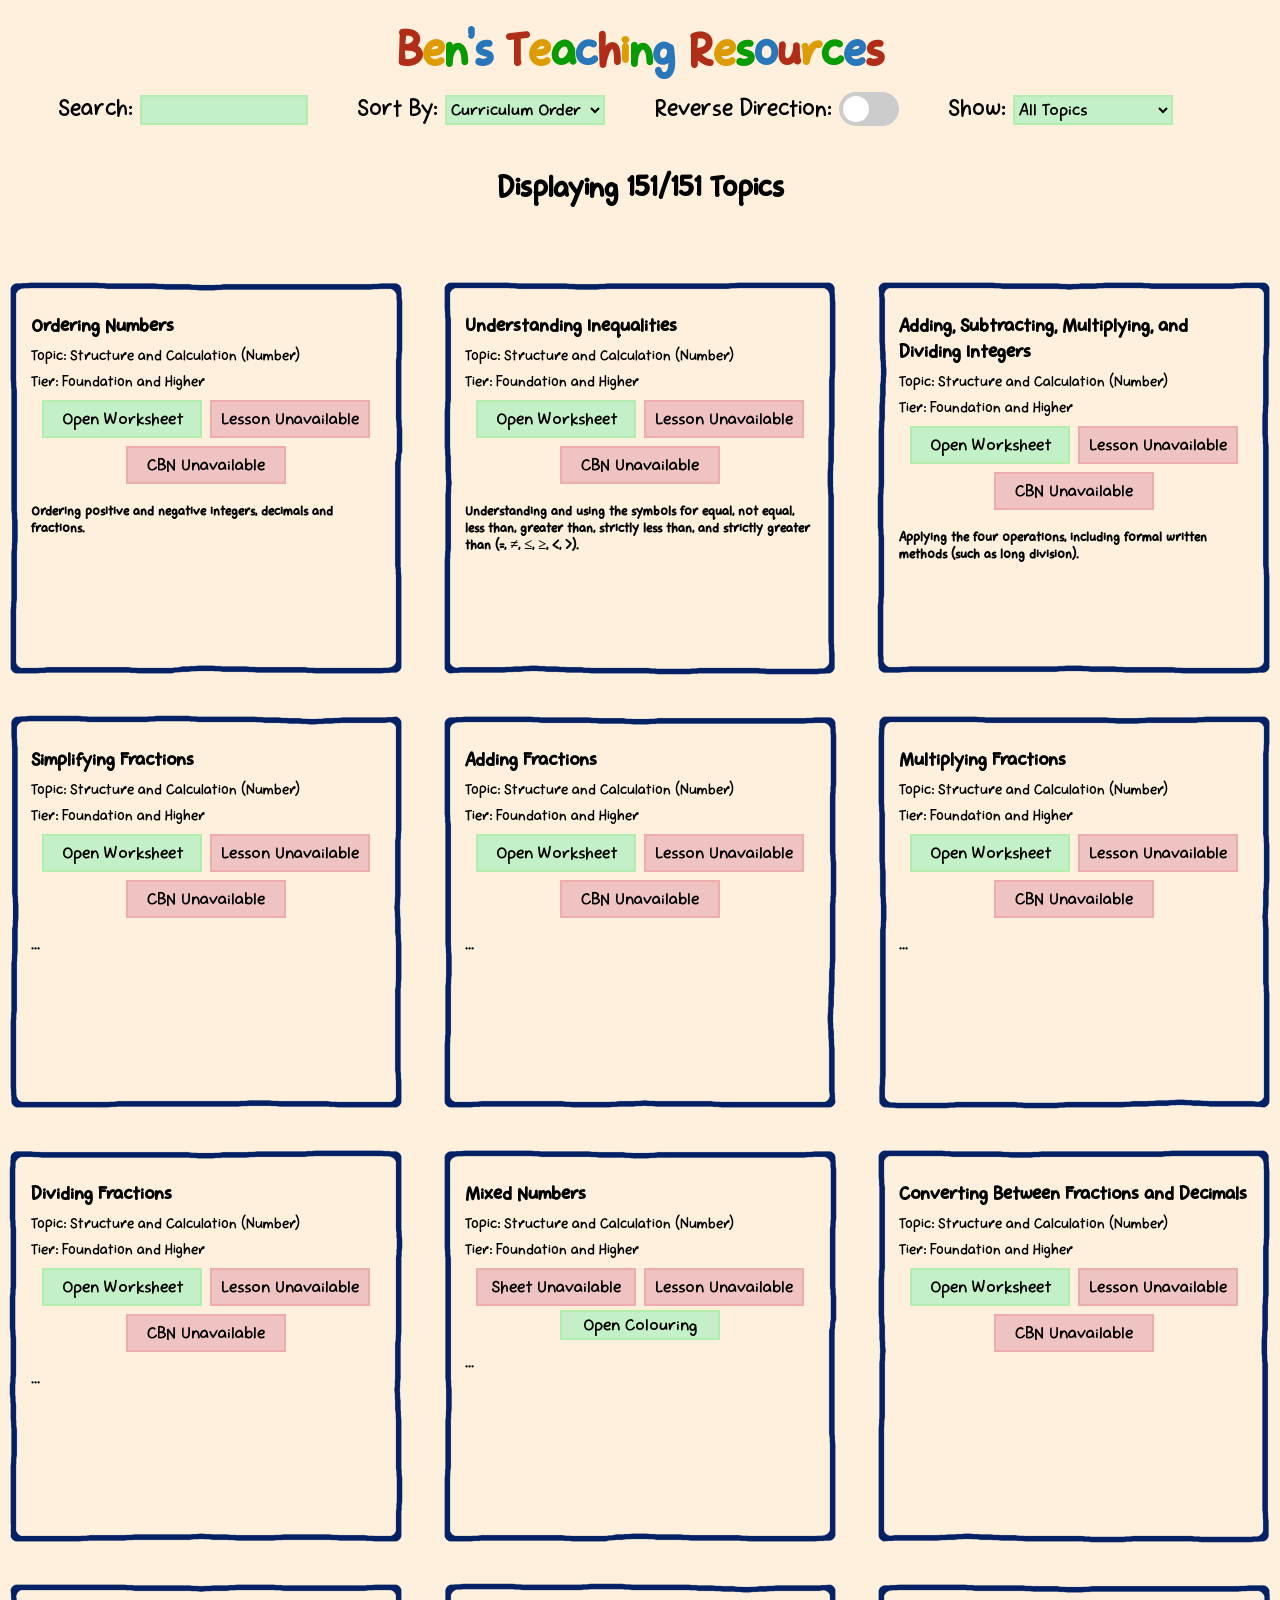
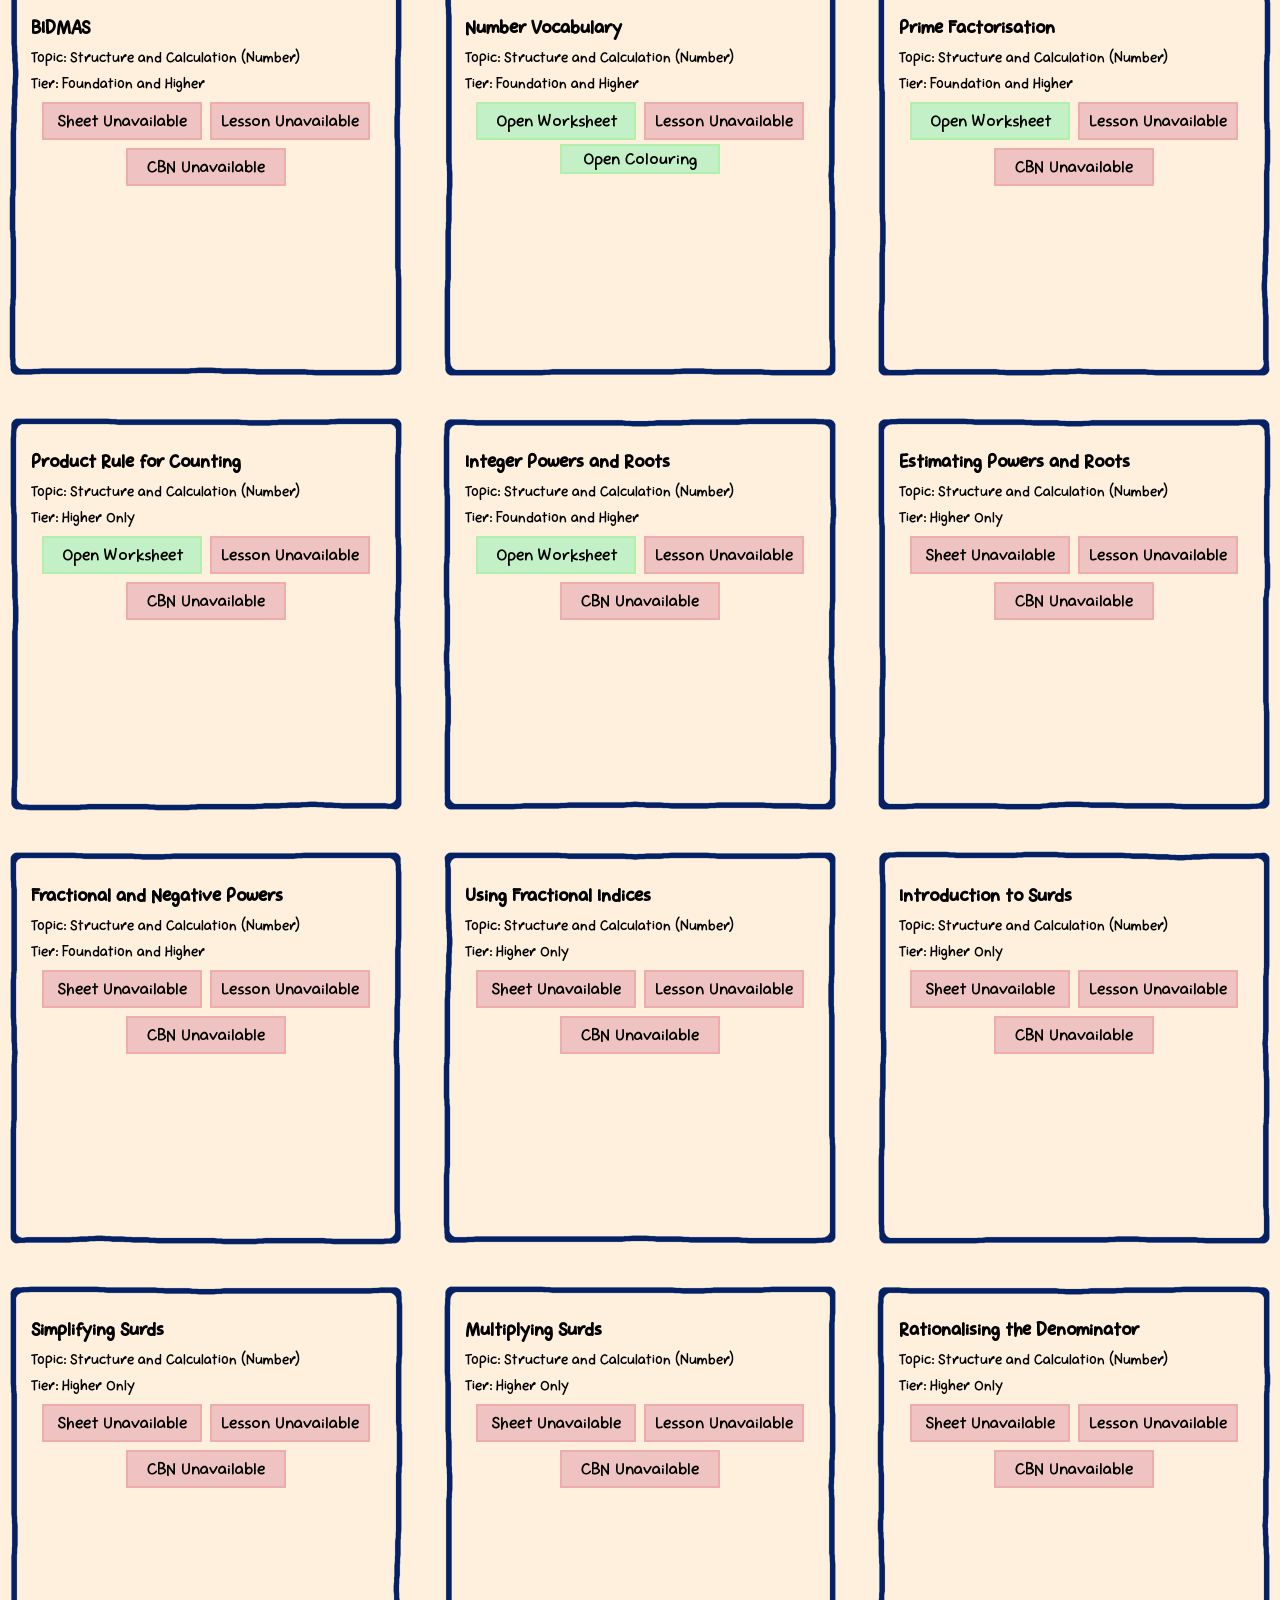
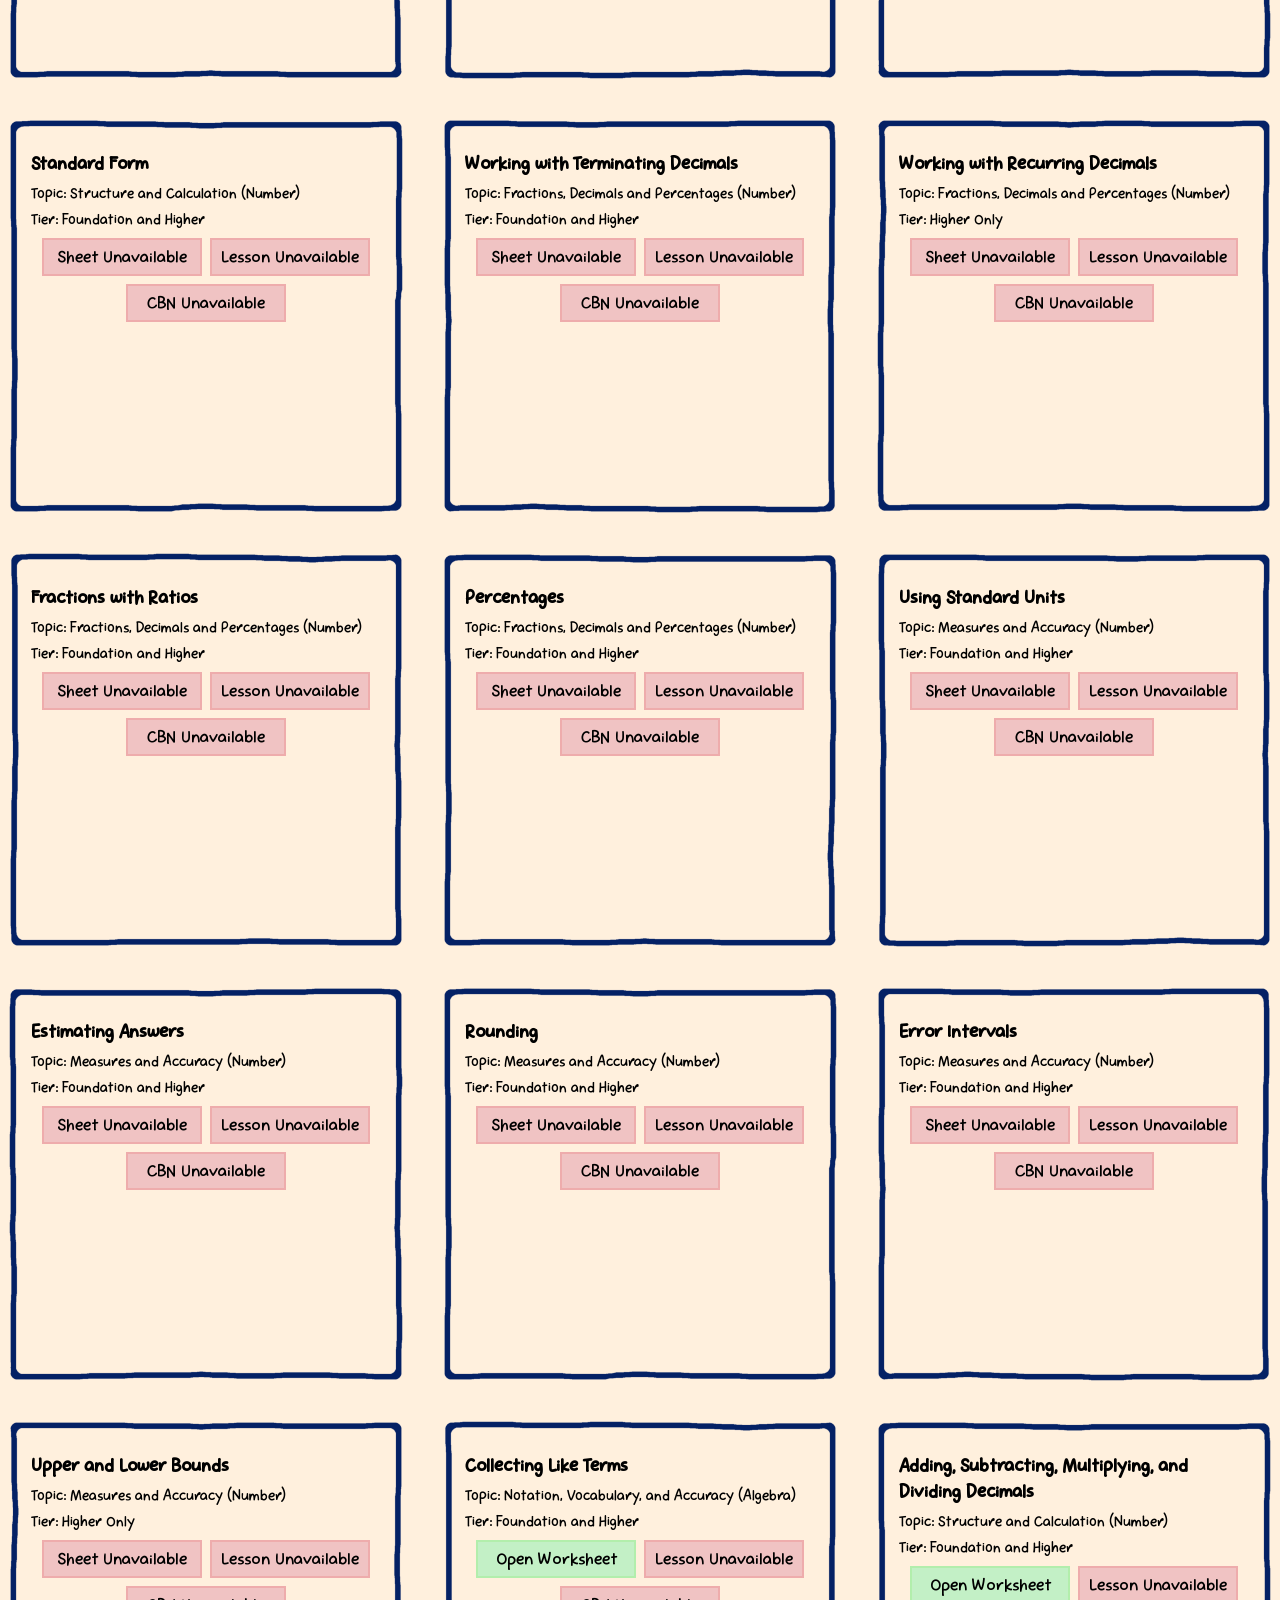
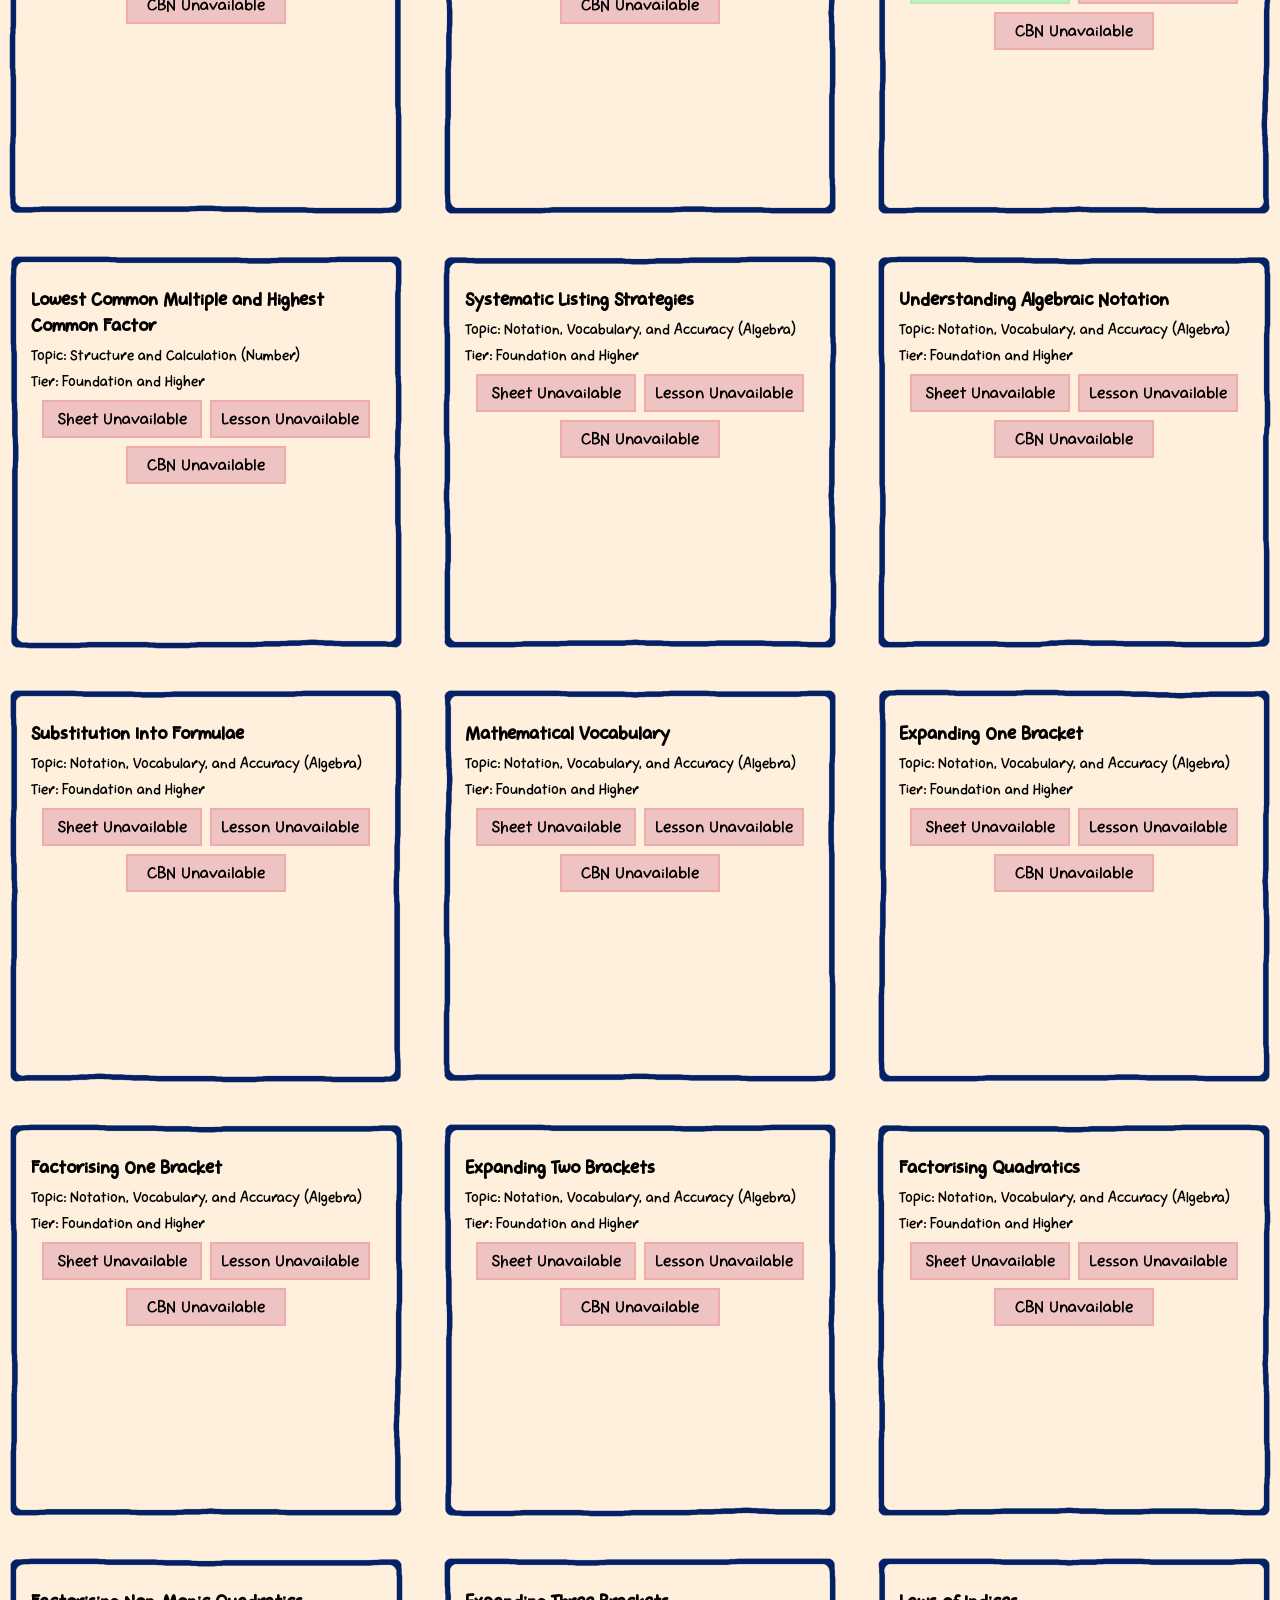
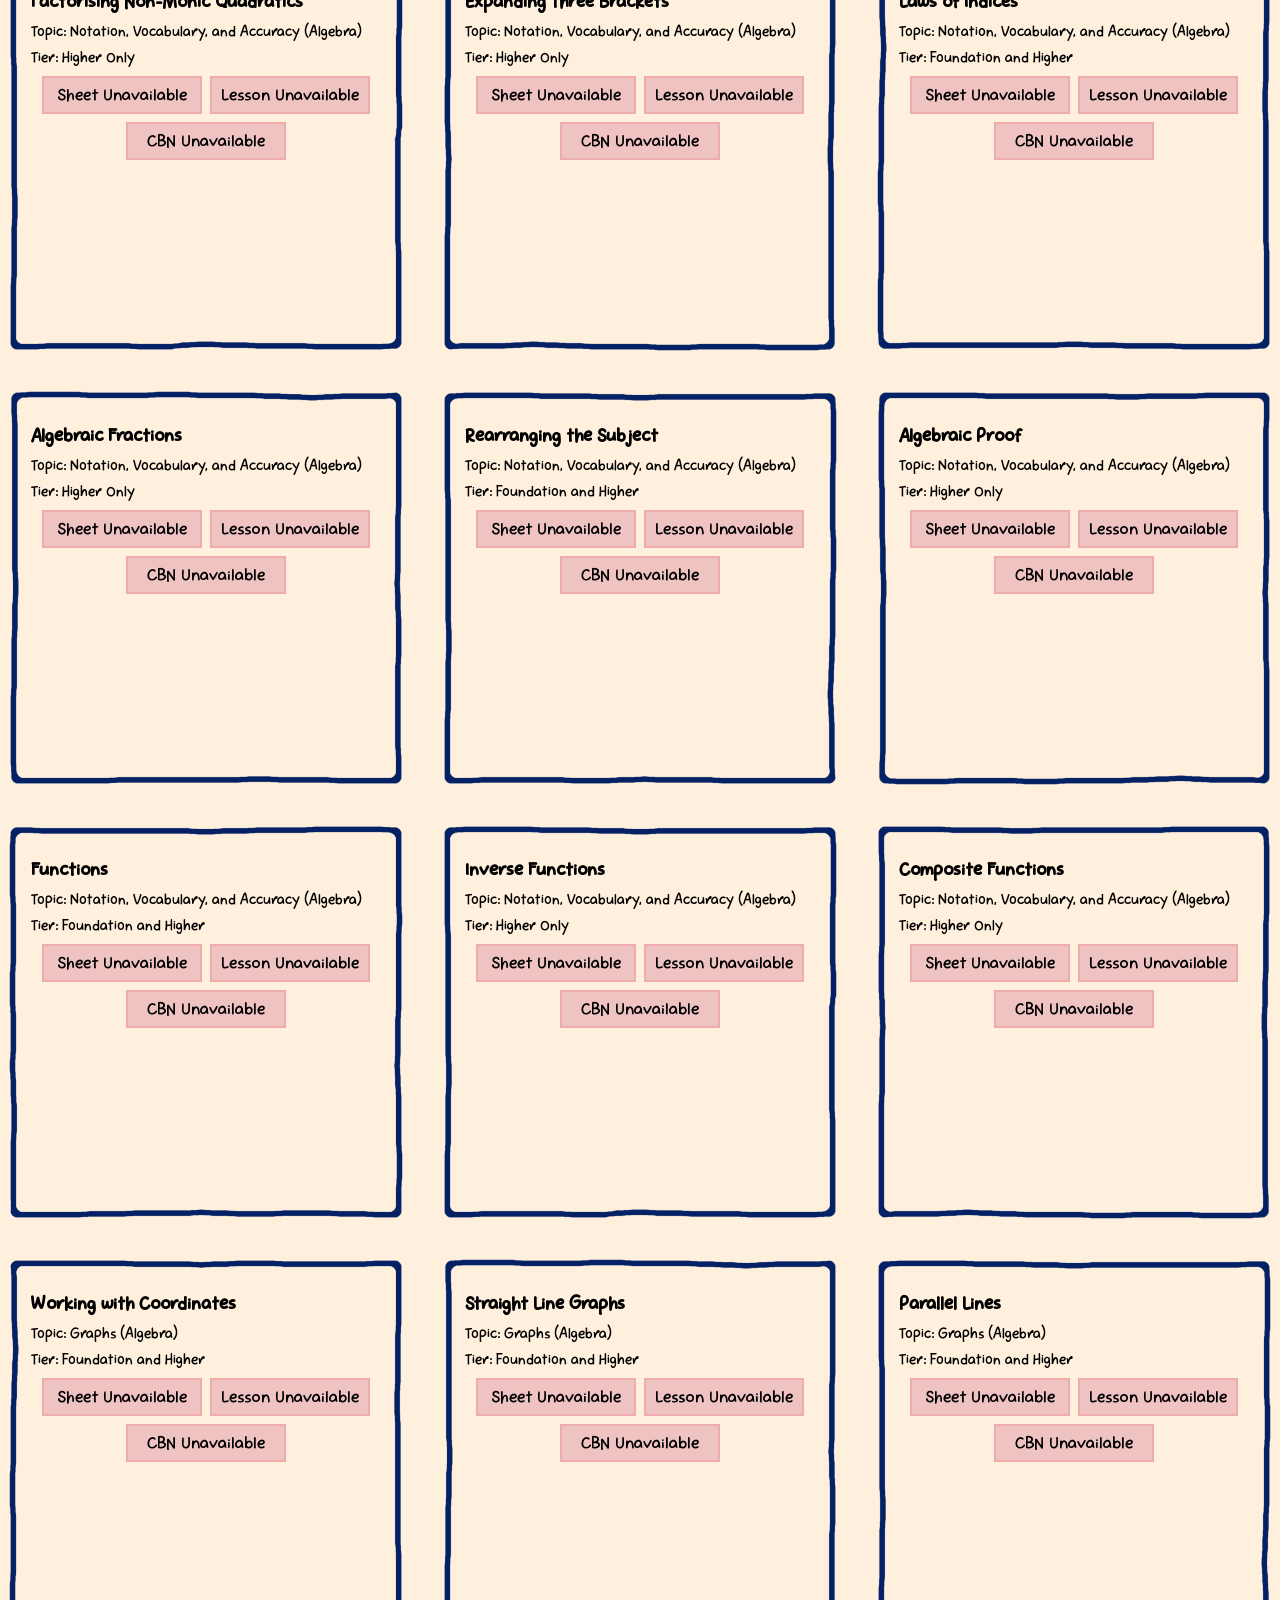
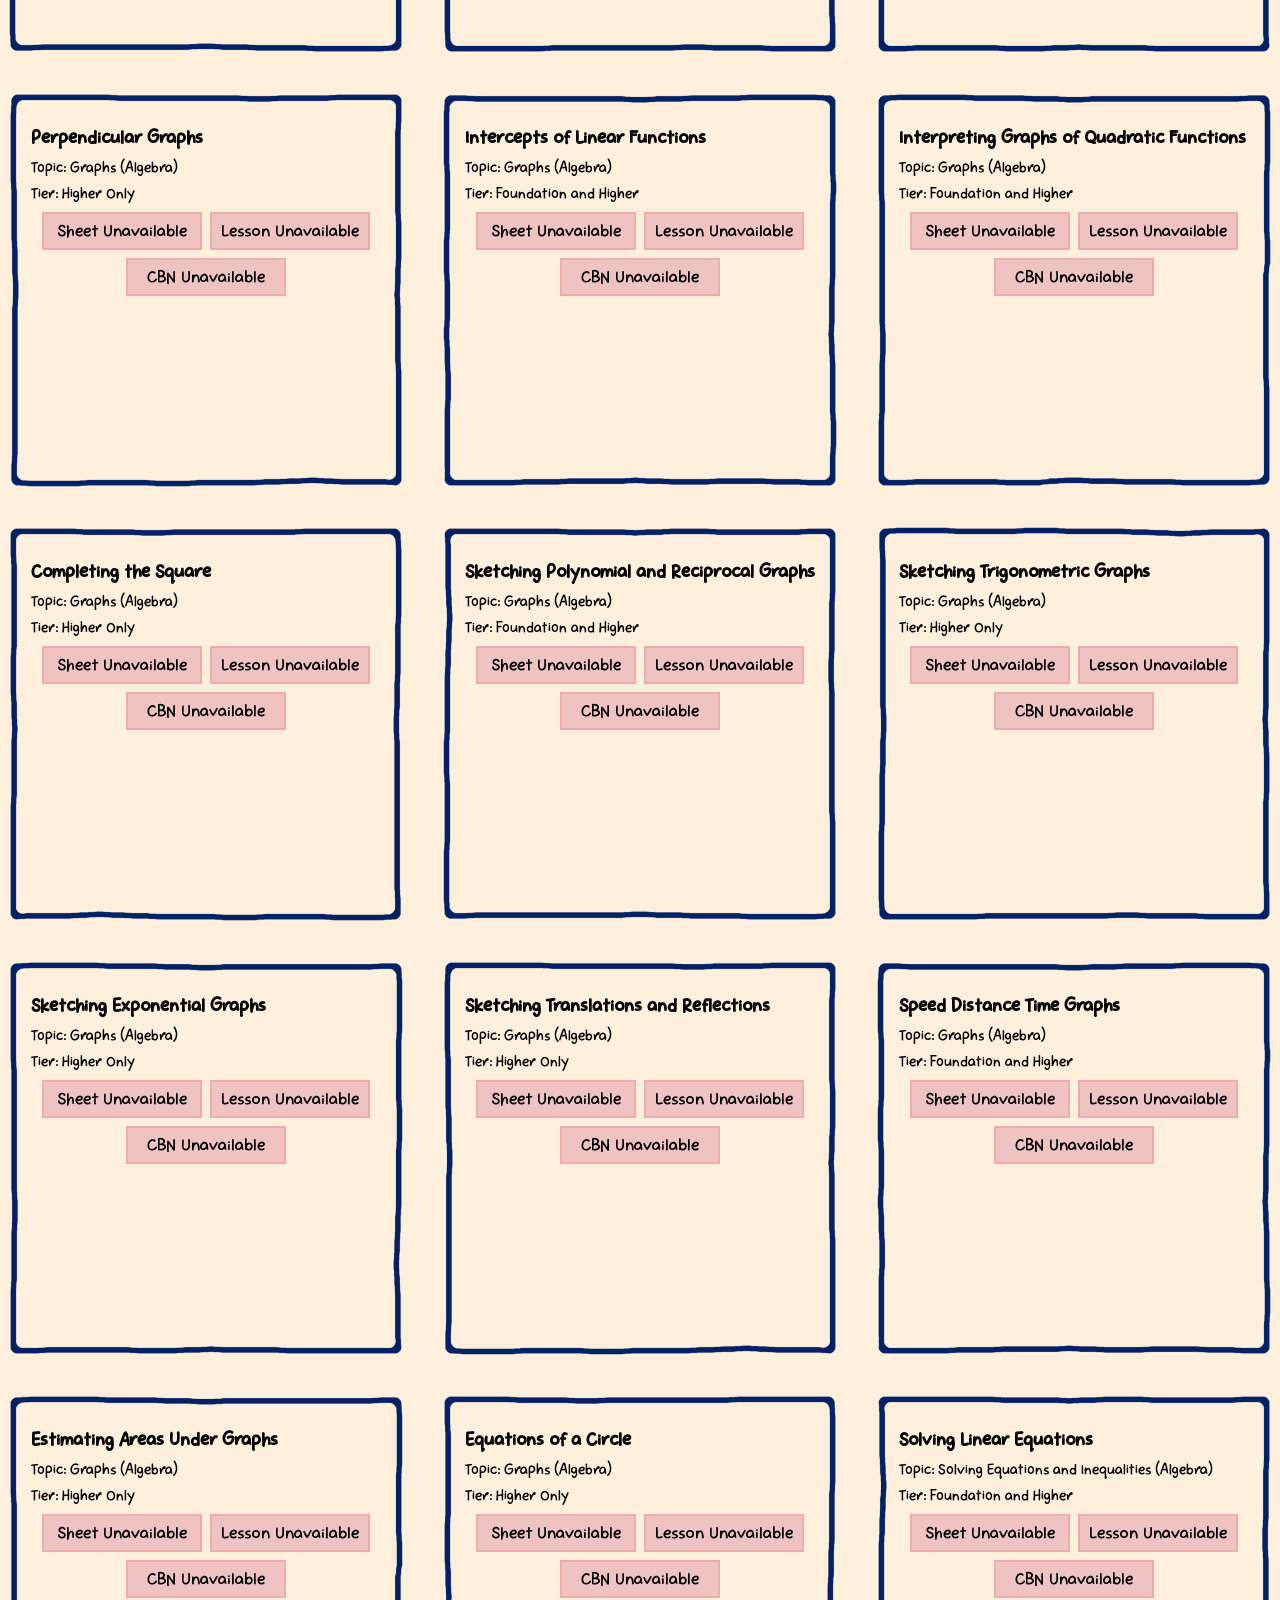
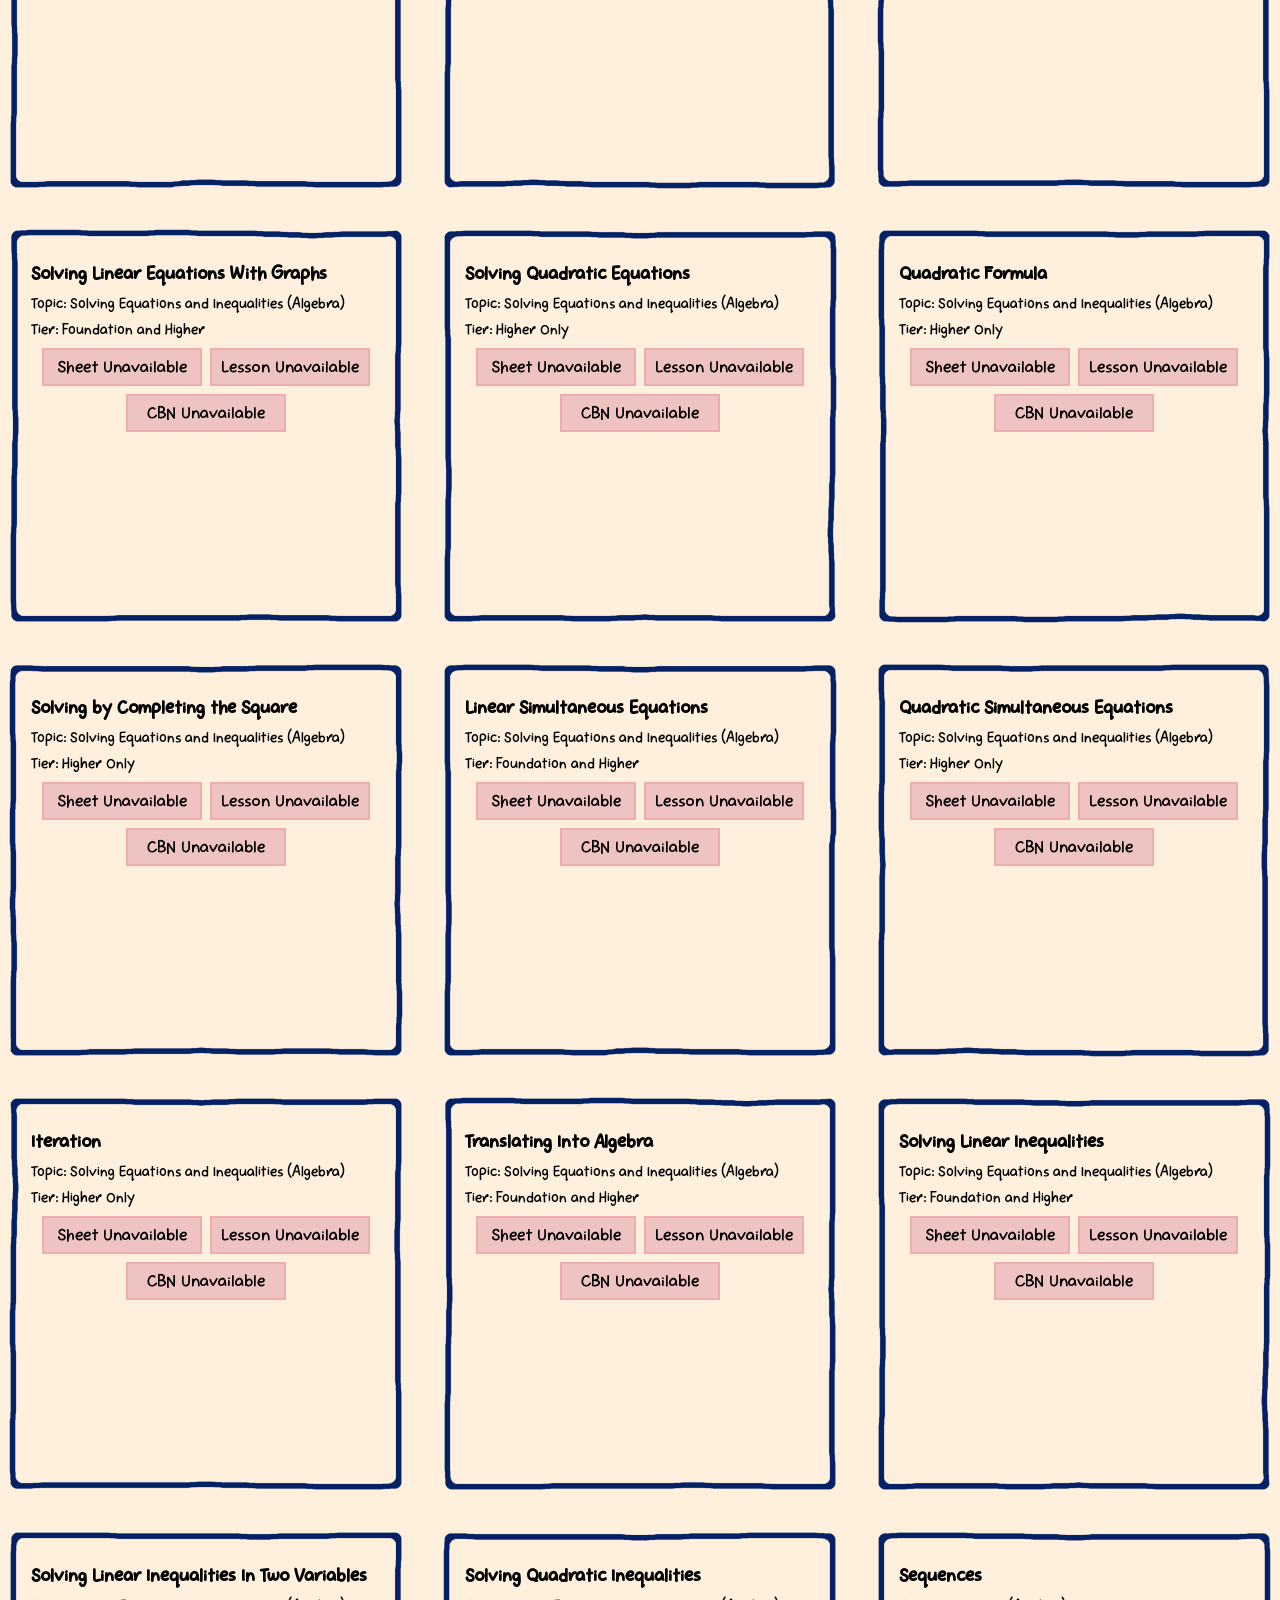
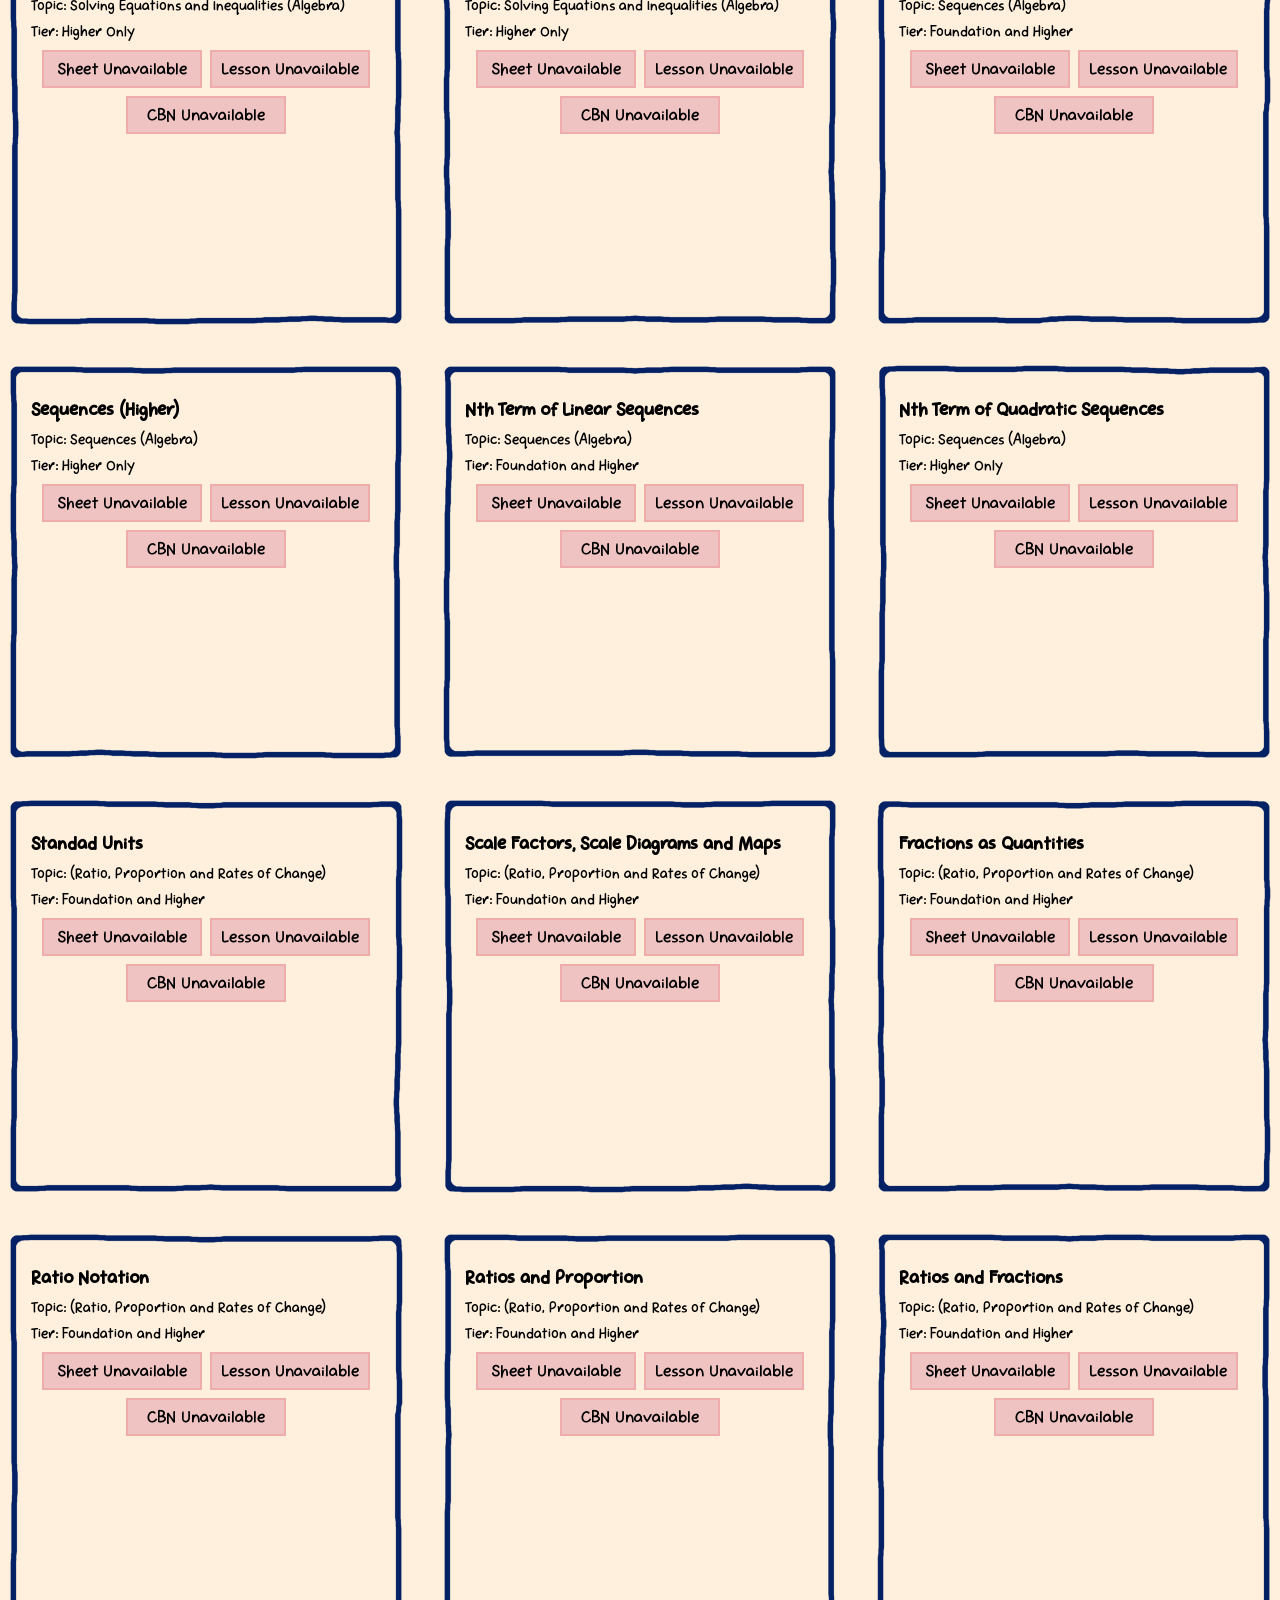
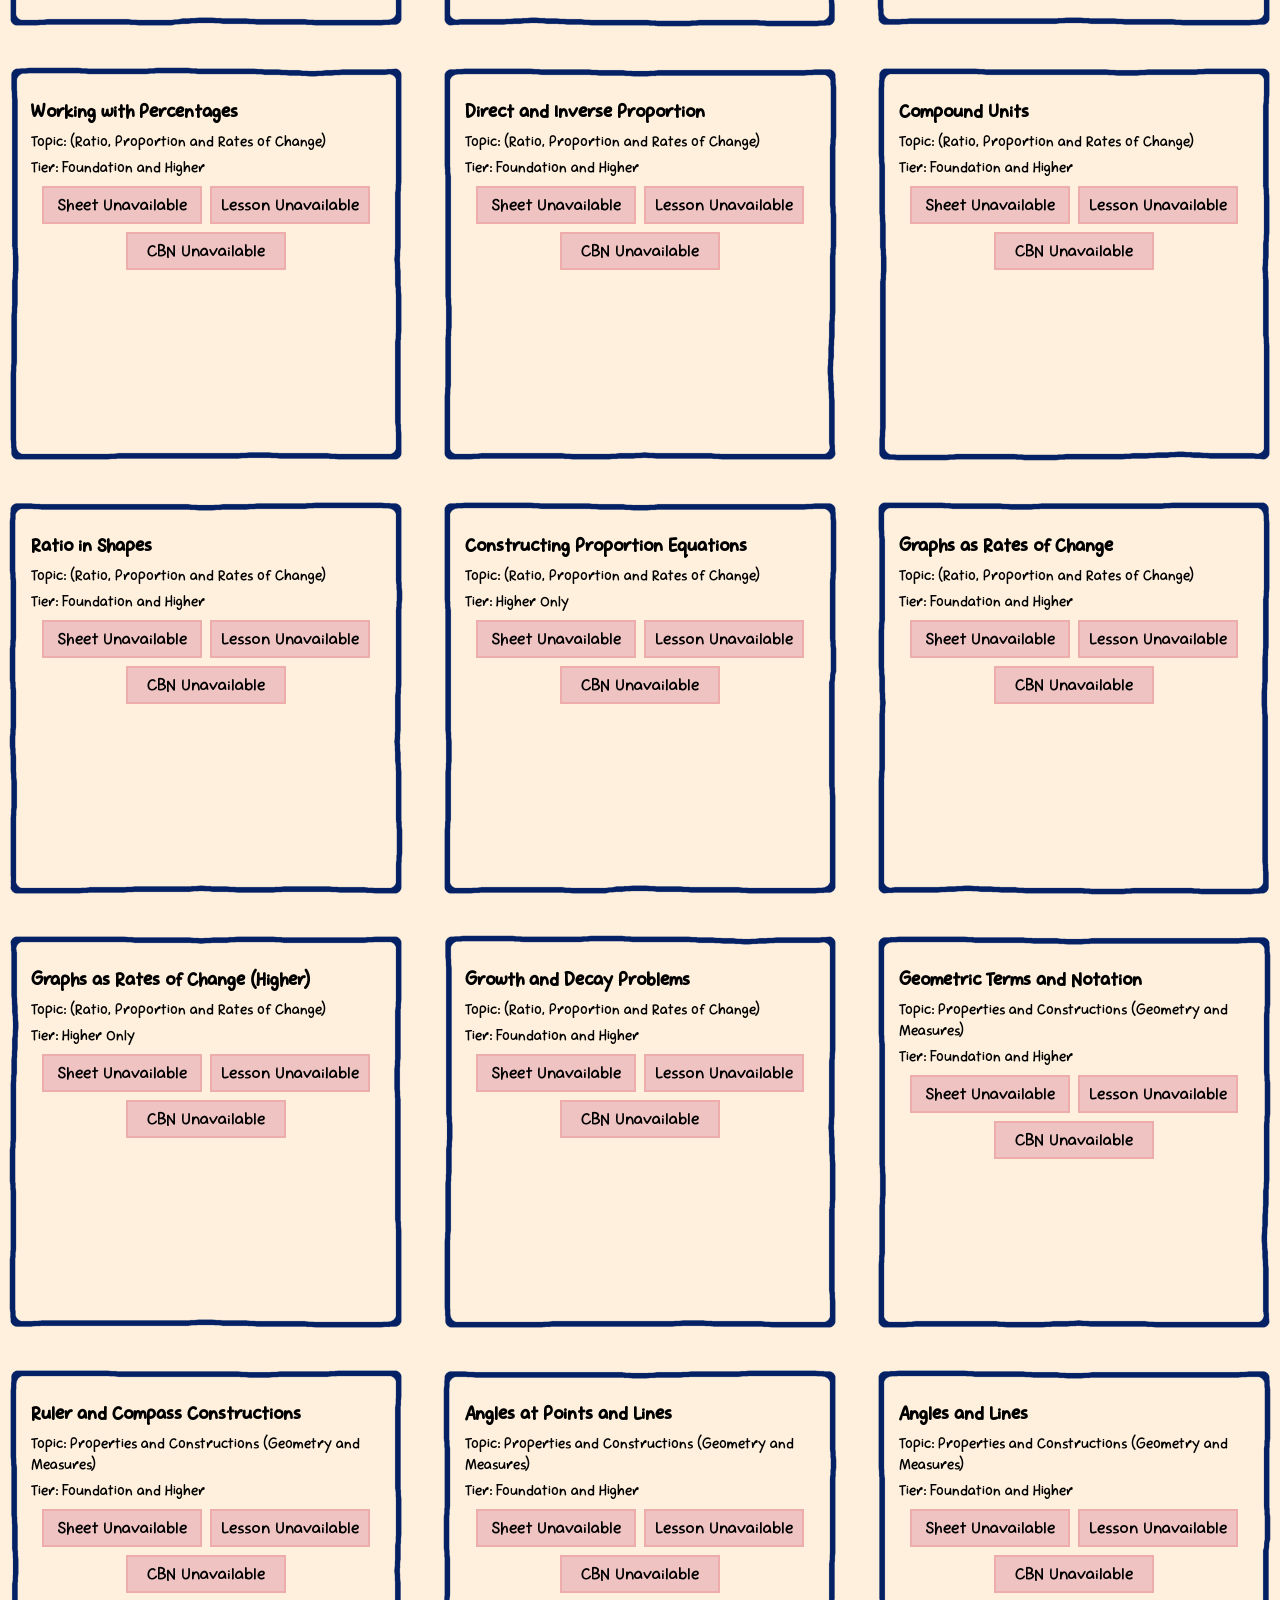
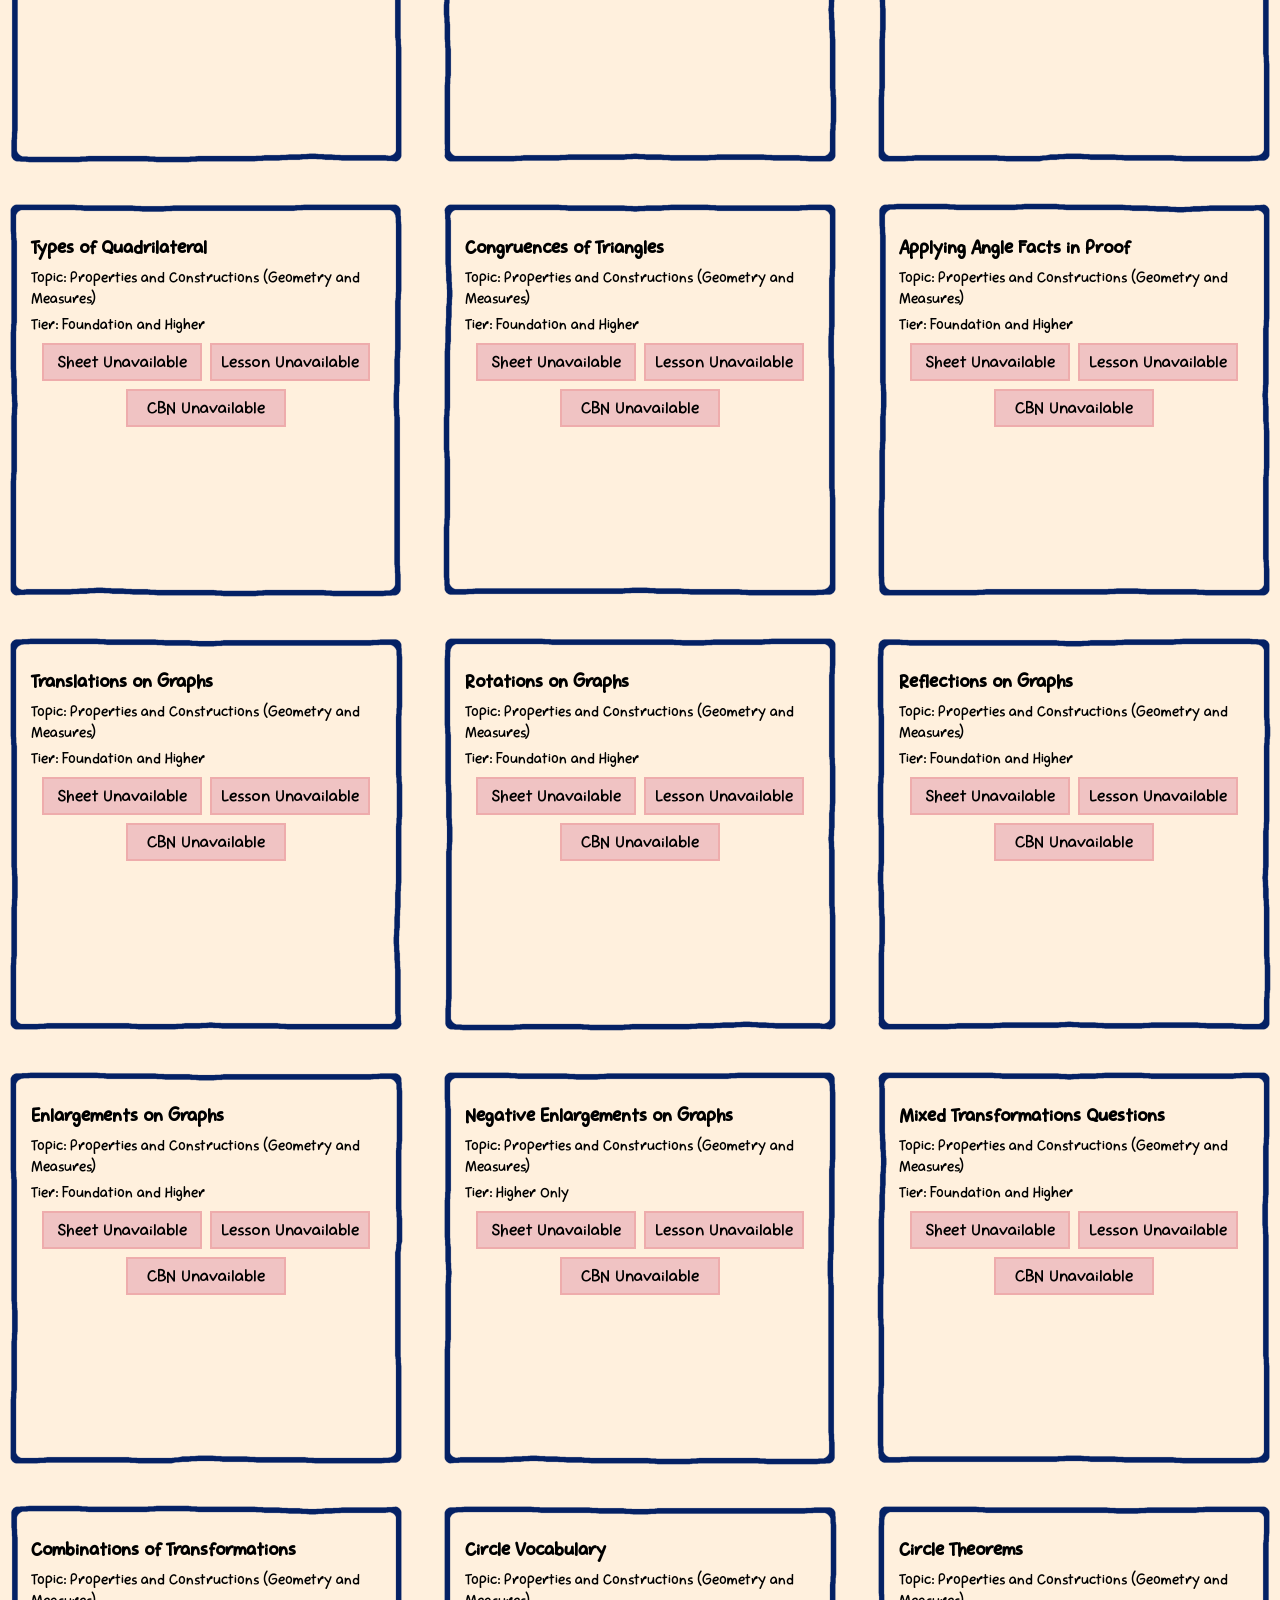
<file: resources.html>
<!DOCTYPE html>
<html lang="en">
<head>
    <meta charset="UTF-8">
    <meta name="viewport" content="width=device-width, initial-scale=1.0">
    <title>Resources</title>
    <script src="sortResources.js"></script>
    <script src="https://ajax.googleapis.com/ajax/libs/jquery/1.11.1/jquery.min.js"></script>
    <link rel="stylesheet" href="resourceStyles.css">
    <link rel="preconnect" href="https://fonts.googleapis.com">
    <link rel="preconnect" href="https://fonts.gstatic.com" crossorigin>
    <link href="https://fonts.googleapis.com/css2?family=Cascadia+Code:ital,wght@0,200..700;1,200..700&family=Fira+Code:wght@300..700&family=Happy+Monkey&family=IM+Fell+DW+Pica:ital@0;1&family=Lora:ital,wght@0,400..700;1,400..700&family=Roboto:ital,wght@0,100..900;1,100..900&family=Winky+Rough:ital,wght@0,300..900;1,300..900&display=swap" rel="stylesheet">
</head>
<body>
    <div class="fullTitle">
        <div class="colourRed" >B</div>
        <div  class="colourYellow">e</div>
        <div  class="colourGreen">n</div>
        <div  class="colourBlue">'s </div>
        <div  class="colourRed">T</div>
        <div  class="colourYellow">e</div>
        <div  class="colourGreen">a</div>
        <div  class="colourBlue">c</div>
        <div  class="colourRed">h</div>
        <div  class="colourYellow">i</div>
        <div  class="colourGreen">n</div>
        <div  class="colourBlue">g </div>
        <div  class="colourRed">R</div>
        <div  class="colourYellow">e</div>
        <div  class="colourGreen">s</div>
        <div  class="colourBlue">o</div>
        <div  class="colourRed">u</div>
        <div  class="colourYellow">r</div>
        <div  class="colourGreen">c</div>
        <div  class="colourBlue">e</div>
        <div  class="colourRed">s</div>
    </div>
    <div class="controls">

        
        <div class="control" class="standardText">Search:
            <input type="text" name="search" id="search" class="standardText"/>
        </div>
        <div class="control">Sort By:
            <select name="sort" id="sort" class="standardText">
                <option value="ID" class="standardText">Curriculum Order</option>
                <option value="Name" class="standardText">Topic Name</option>
            </select>
        </div>
        <div class="control">Reverse Direction:
            <label class="switch">
                <input type="checkbox" name="order" id="order">
                <span class="slider round"></span>
            </label>
        </div>
        
        <div class="control">Show:
            <select name="displayType" id="displayType" class="standardText" onchange="delayedSearching()">
                <option value="All" class="standardText">All Topics</option>
                <option value="Area" class="standardText">By Area of Study</option>
                <option value="Available" class="standardText">By Available Resources</option>
                <option value="Tier" class="standardText">By Tier</option>
            </select>
        </div>
        <div id="choosers"></div>
    </div>
    <div class="counter">
    <div id="albumCount" class="topstats"></div>
    </div>
    <div id="albums" class="bigHolder"></div>
    <div id="stats" class="stats"></div>

            <div class="extraHolder">Dev Mode:
            <label class="switchTwo">
                <input type="checkbox" name="devm" id="devm">
                <span class="slider round"></span>
            </label>
        </div>
        <script src="sortResources.js"></script>
</body>
</html>
</file>
<file: resourceStyles.css>
@font-face {
    font-family: mainFont;
    src: url(./fonts/Mochibop-Demo.ttf);
}



.control {
    padding-bottom: 4px;
    font-family: mainFont;
    font-size: 27px;
    
}

input {
    width: 10rem;
    background-color: #c3f0c6;
    border: #b2eeac 2px solid;
    font-size: 20px;
    font-family: mainFont;
}

.emptyButton{

    width: 10rem;
    background-color: #f0c3c3;
    border: #eeacac 2px solid;
    font-size: 20px;
    font-family: mainFont;

    padding: 5px;
    margin-top: 4px;
    margin-left: 4px;
    margin-right : 4px;
    margin-bottom : 4px;

}

.padded{
    padding: 5px;
    margin-top: 4px;
    margin-left: 4px;
    margin-right : 4px;
    margin-bottom : 4px;
}
select {
    width: 10rem;
    background-color: #c3f0c6;
    border: #b2eeac 2px solid;
    font-size: 20px;
    font-family: mainFont;
}

button {
    width: 10rem;
    background-color: #c3f0c6;
    border: #b2eeac 2px solid;
    font-size: 20px;
    font-family: mainFont;
}
select>option {
    background-color: #b8e1ba;
}

.controls {
    padding-bottom: 4px;
    font-size: 15px;
    font-family: mainFont;
    display : flex;
    justify-content: space-evenly;
    flex-wrap: wrap;
    align-content: center;
}

.fullTitle{
            display : flex;
    justify-content: center;
    flex-wrap: wrap;
    align-content: center;
    white-space:pre;
}

.title{
    font-size: 40pt;
    font-weight: bold;
    margin-top: 10px;
    margin-bottom: 10px;
    font-family: mainFont;
    background-color: #FFF0DD;
}

.counter{
        font-size: 25pt;
    font-weight: bold;
    font-family: mainFont;
    background-color: #FFF0DD;
    display : flex;
    justify-content: center;
    flex-wrap: wrap;
    align-content: center;
    white-space:pre;
}

.colourRed{
    font-size: 40pt;
    font-weight: bold;
    margin-top: 10px;
    margin-bottom: 10px;
    font-family: mainFont;
    color: #B02E18;
}

.stats{
            font-size: 17pt;
    font-weight: bold;
    font-family: mainFont;
    background-color: #FFF0DD;
    display : flex;
    justify-content: space-evenly;
    flex-wrap: wrap;
    align-content: center;
    white-space:pre;
}

.topstats{
    font-weight: bold;
    font-family: mainFont;
    background-color: #FFF0DD;
    display : flex;
    justify-content: space-evenly;
    flex-wrap: wrap;
    align-content: center;
    text-align: center;
    white-space:pre;
}

.colourYellow{
    font-size: 40pt;
    font-weight: bold;
    margin-top: 10px;
    margin-bottom: 10px;
    font-family: mainFont;
    color: #DD9C04;
}

.colourBlue{
    font-size: 40pt;
    font-weight: bold;
    margin-top: 10px;
    margin-bottom: 10px;
    font-family: mainFont;
    color: #2877BA;
}

.colourGreen{
    font-size: 40pt;
    font-weight: bold;
    margin-top: 10px;
    margin-bottom: 10px;
    font-family: mainFont;
    color: #079C04;
}


.albums { width: 300px; margin-left: 12px; }
.album .name { font-size: 16pt; font-weight: bold; margin-top: 10px; margin-bottom: 0px; font-family: mainFont;}
.album .artist { display: block; font-size: 13pt; margin-top: 5px; margin-bottom: 5px; font-family: mainFont;}
.album .Date { display: block; font-size: 10pt; font-family: mainFont;}
.album .id { color: green; }

.album .standardText {
    font-size: 11pt;
    font-family: mainFont;
    font-weight: 400;
    font-style: normal;
}


.album .boldText { font-size: 11pt; font-weight: bold; font-family: mainFont;}
.album .albumCover {width : 100px; height: 100;}

/*SLIDER STUFF*/
.direction_button{
    min-height : 30px;
    min-width : 30px;
    
}

.switch {
  position: relative;
  display: inline-block;
  width: 60px;
  height: 34px;
}

.switchTwo {
  position: relative;
  display: inline-block;
  width: 60px;
  height: 34px;
}

.switchTwo input { 
  opacity: 0;
  width: 0;
  height: 0;
}

.switch input { 
  opacity: 0;
  width: 0;
  height: 0;
}

.slider {
  position: absolute;
  cursor: pointer;
  top: 0;
  left: 0;
  right: 0;
  bottom: 0;
  background-color: #ccc;
  -webkit-transition: .4s;
  transition: .4s;
}

.slider:before {
  position: absolute;
  content: "";
  height: 26px;
  width: 26px;
  left: 4px;
  bottom: 4px;
  background-color: white;
  -webkit-transition: .4s;
  transition: .4s;
}

input:checked + .slider {
  background-color: #2196F3;
}

input:focus + .slider {
  box-shadow: 0 0 1px #2196F3;
}

input:checked + .slider:before {
  -webkit-transform: translateX(26px);
  -ms-transform: translateX(26px);
  transform: translateX(26px);
}

/* Rounded sliders */
.slider.round {
  border-radius: 34px;
}

.slider.round:before {
  border-radius: 50%;
}

body {
  background-color: #FFF0DD;
}



/*ALBUM STUFF*/
.bigHolder{
    min-height: 420px;
    display: flex;
    justify-content: center;
    align-items: center;
    flex-wrap: wrap;
    align-content: center;
    row-gap :0px;
    column-gap: 40px;
    background-color: #FFF0DD;
}

.extraHolder{
    min-height: 75px;
    display: flex;
    justify-content: center;
    align-items: center;
    flex-wrap: wrap;
    align-content: center;
    row-gap :0px;
    column-gap: 40px;
    background-color: #FFF0DD;

        padding-bottom: 4px;
    font-family: mainFont;
    font-size: 27px;
}

.album{
     padding: 22px; 
     margin-bottom: 0px; 
     width: 350px;
     height: 350px;
     background-size: cover;
     margin-top: 40px;
    }

.album_1{
    background-image: url(./images/UI/border_1.png);
    }

.album_2{
    background-image: url(./images/UI/border_2.png);
    }

.album_3{
    background-image: url(./images/UI/border_3.png);
    }

.album_4{
    background-image: url(./images/UI/border_4.png);
    }

.album_5{
    background-image: url(./images/UI/border_5.png);
    }

.album_6{
    background-image: url(./images/UI/border_6.png);
    }

.album_0{
    background-image: url(./images/UI/border_0.png);
    }
</file>
